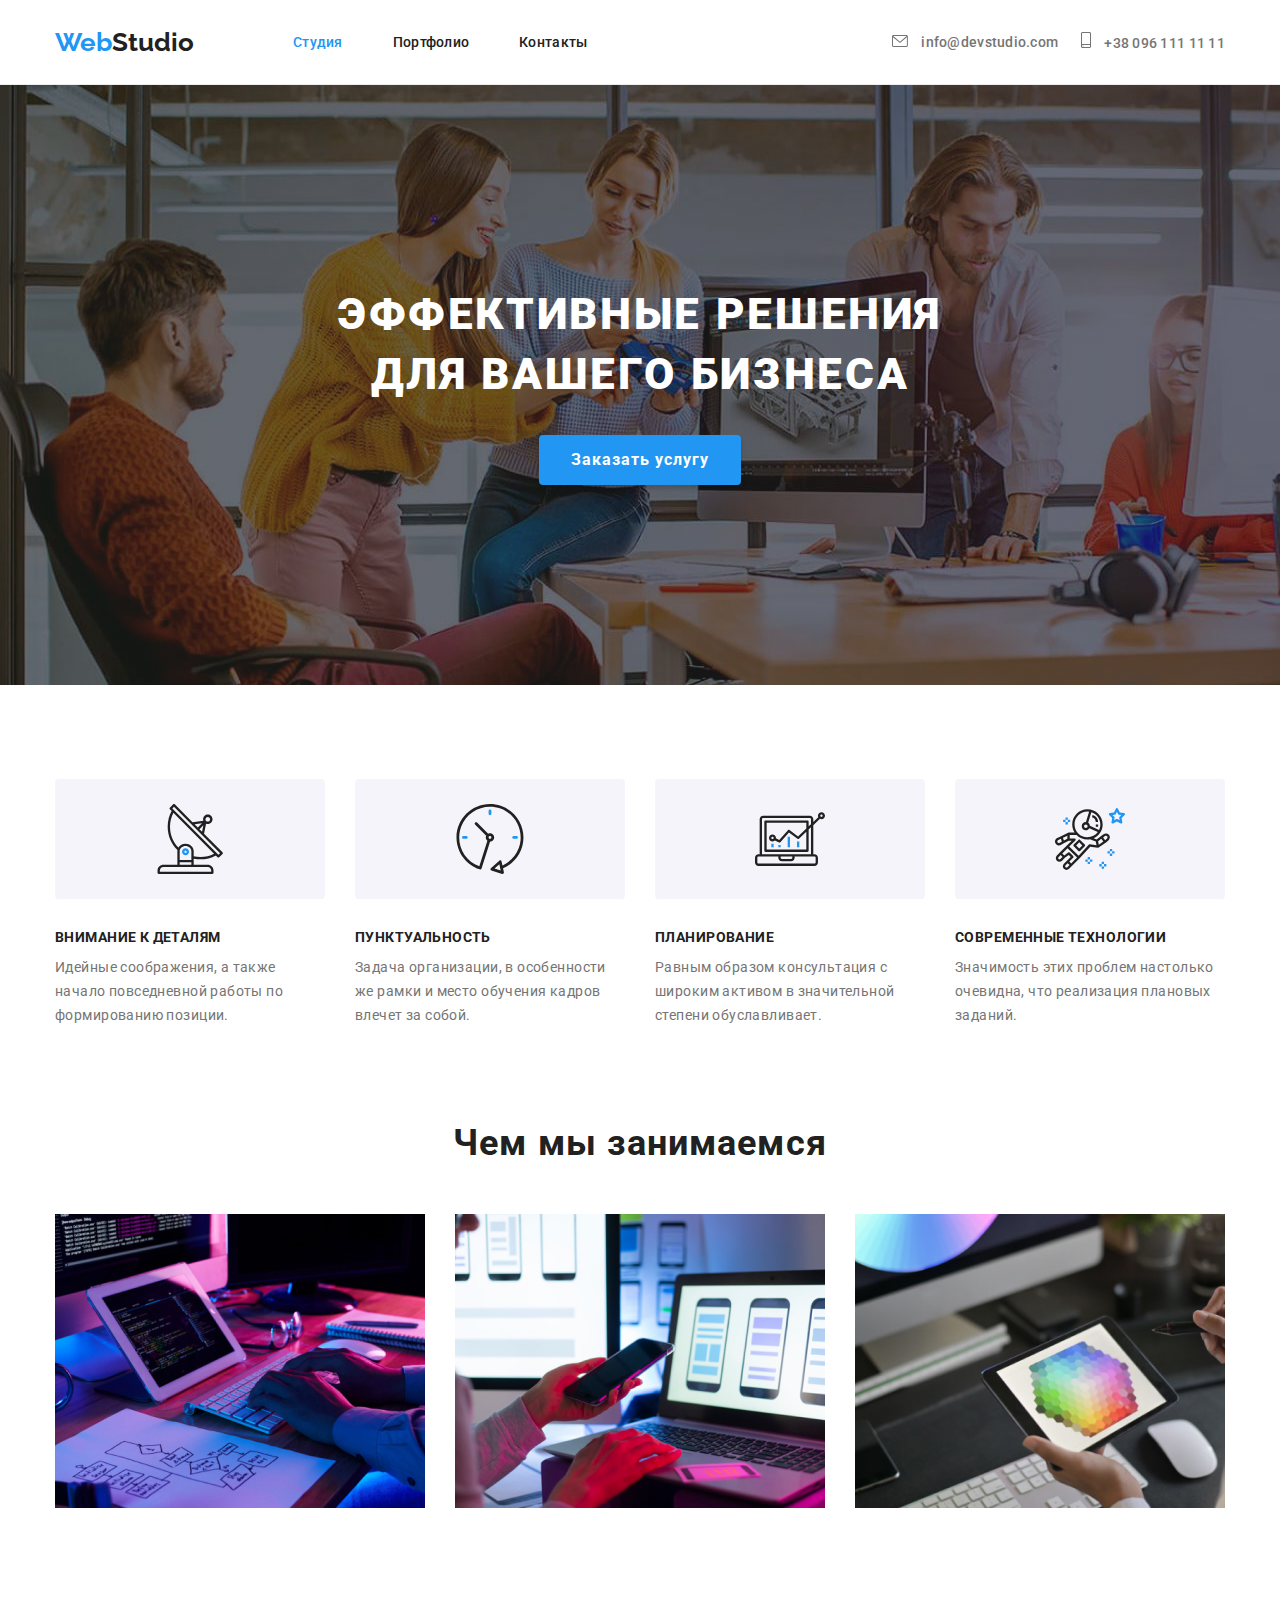
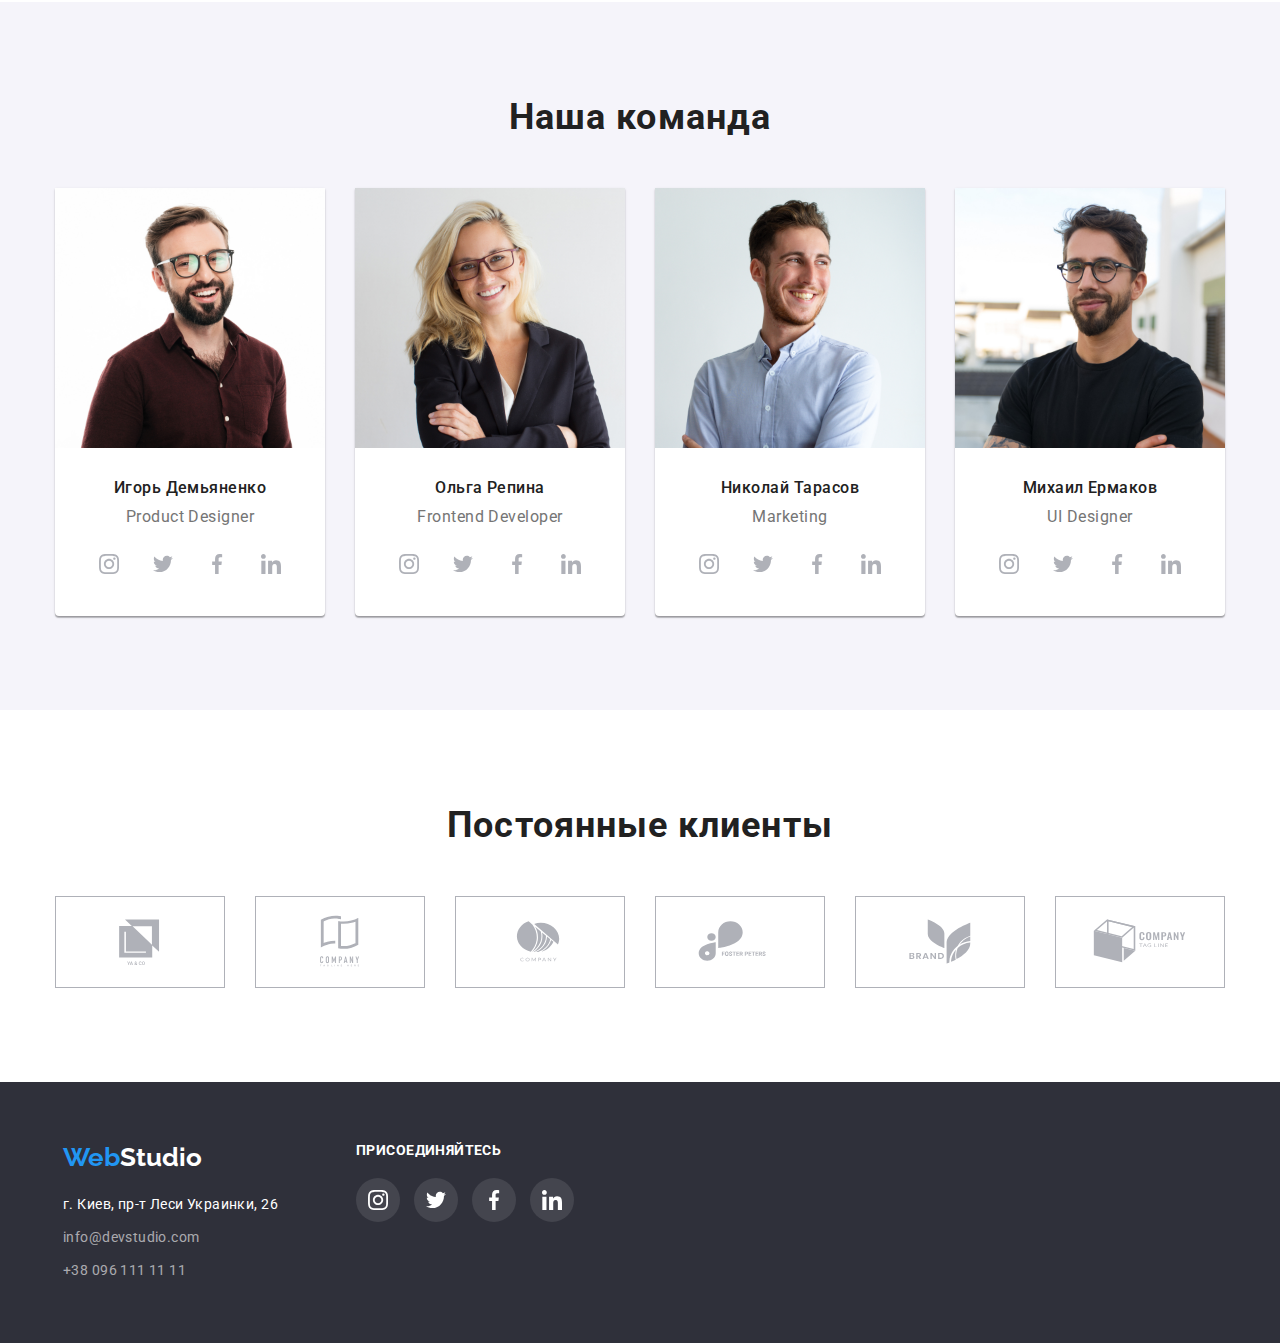
<file: index.html>
<!DOCTYPE html>
 <html lang="en">
 <head>
    <meta charset="UTF-8">
    <meta http-equiv="X-UA-Compatible" content="IE=edge">
    <meta name="viewport" content="width=device-width, initial-scale=1.0">
    <title>Document</title>   
    <link rel="preconnect" href="https://fonts.gstatic.com">
    <link href="https://fonts.googleapis.com/css2?family=Raleway:wght@700&family=Roboto:wght@400;500;700;900&display=swap" rel="stylesheet">
    <link rel="stylesheet" href="https://cdnjs.cloudflare.com/ajax/libs/modern-normalize/1.0.0/modern-normalize.min.css">
    <link rel="stylesheet" href="./css/styles.css">
 </head > 
 
    

 <body>
    <header>                       
        <div class="conteiner">
            <nav class="sait-nav"> 
                 <a href="./index.html" class="logo"><span class="logo-web">Web</span>Studio</a>
                 
             <ul class="sait-link">
                 <li>
                      <a href="./index.html" class="link active">Студия</a>
                 </li>
                 <li>
                     <a href="./portfolio.html" class="link">Портфолио</a>
                 </li>
                 <li>
                     <a href="" class="link">Контакты</a>
                 </li>
              </ul>

             <ul class="sait-contacts">
                 <li >                                      
                       <a href="mail:info@devstudio.com" class="link mail" >
                        <svg class="connect icon-mail">
                        <use href="./images/icon/sprite.svg#icon-mail"></use>
                      </svg>
                       info@devstudio.com</a>
                  </li>
                  <li>
                       <a href="tel:+380961111111" class="link phone" >
                       <svg class="connect icon-phone">
                        <use href="./images/icon/sprite.svg#icon-phone"></use>
                       </svg>
                       +38 096 111 11 11</a>                   
                 </li>
             </ul>                 
          </nav> 
        </div>    
     </header>
     <main>        
         <!-- Герой -->

         <section class="hero">
             <div class="conteiner">                              
             <h1 class="title">Эффективные решения  для вашего бизнеса</h1>
             <button type="button" class="button">Заказать услугу</button>            
             </div>                     
         </section>  
                <!-- Особенности -->
                <section class="feature-group">
                  <div class="conteiner">
                    <ul class="feature-columns">
                      <li class="gpoup-icon">
                        <svg class="group">
                          <use href="./images/icon/sprite.svg#icon-group1" ></use>
                        </svg>
                      </li>
                      <li class="gpoup-icon">
                        <svg class="group">
                          <use href="./images/icon/sprite.svg#icon-group2" ></use>
                        </svg>
                      </li>
                      <li class="gpoup-icon">
                        <svg class="group">
                          <use href="./images/icon/sprite.svg#icon-group3" ></use>
                        </svg>
                      </li>
                      <li class="gpoup-icon">
                        <svg class="group">
                          <use href="./images/icon/sprite.svg#icon-group4" ></use>
                        </svg>
                      </li>
                    </ul>
                  </div>
                </section>
         <section class="feature">
             <div class="conteiner">
             <!-- <h2></h2> -->            
             <ul class="columns">               
                 <li>
                    
                     <h3 class="feature-title">Внимание к деталям</h3>
                     <p class="feature-text">Идейные  соображения, а также начало повседневной работы по формированию позиции.</p>
                 </li>
                 <li>
                    
                     <h3 class="feature-title">Пунктуальность</h3>
                     <p class="feature-text">Задача организации, в особенности же рамки и место обучения кадров влечет за собой.</p>
                 </li>
                 <li>
                    
                     <h3 class="feature-title">Планирование</h3>
                     <p class="feature-text" >Равным образом консультация с широким активом в значительной степени обуславливает.</p>
                 </li>
                 <li>
                    
                     <h3 class="feature-title">Современные технологии</h3>
                     <p class="feature-text">Значимость этих проблем настолько очевидна, что реализация плановых заданий.</p>
                 </li>                
             </ul> 
             </div>                    
         </section>
         <!-- Чем занимаемся -->
         <section class="work">  
             <div class="conteiner">          
             <h2 class="title">Чем мы занимаемся</h2>                       
             <ul class="box-img">
                 <li>
                     <img src="./images/box1.jpg" alt="планирование" width="370">
                 </li>
                 <li>
                     <img src="./images/box2.jpg" alt="современные технологии" width="370">
                 </li>
                 <li>               
                     <img src="./images/box3.jpg" alt="дизайн" width="370">
                 </li>
             </ul> 
             </div>                      
         </section>
         <!-- Команда -->
         <section class="team"> 
             <div class="conteiner">           
             <h2 class="title">Наша команда</h2>                        
             <ul class="list-item">
                 <li class="scorecard">                   
                     <img src="./images/foto1.jpg" alt="участник команды 1" width="270">
                     <div class="team-conteiner">                    
                     <h3 class="team-member">Игорь Демьяненко</h3>
                     <p class="team-text">Product Designer</p>
                     <ul class="icons-list">
                      <li class="icons-card">
                        <a href="#" class="icons-ref">
                          <svg class="social">
                            <use href="./images/icon/sprite.svg#icon-instagram"></use>
                          </svg>
                         </a>
                       </li>
                       <li class="icons-card">
                        <a href="#" class="icons-ref">
                          <svg class="social">
                            <use href="./images/icon/sprite.svg#icon-twitter"></use>
                          </svg>    
                         </a>
                       </li>
                       <li class="icons-card">
                        <a href="#" class="icons-ref">
                          <svg class="social">
                            <use href="./images/icon/sprite.svg#icon-facebook"></use>
                          </svg>    
                         </a>
                       </li>
                       <li class="icons-card">
                        <a href="#" class="icons-ref">
                          <svg class="social">
                            <use href="./images/icon/sprite.svg#icon-linkedin"></use>
                          </svg>
                         </a>
                       </li>
                     </ul> 
                    </div>      
                </li>
                 <li class="scorecard">
                     <img src="./images/foto2.jpg" alt="участник команды 2" width="270">
                     <div class="team-conteiner"> 
                     <h3 class="team-member">Ольга Репина</h3> 
                     <p class="team-text"> Frontend Developer</p>
                     <ul class="icons-list">
                      <li class="icons-card">
                        <a href="#" class="icons-ref">
                         <svg class="social">
                           <use href="./images/icon/sprite.svg#icon-instagram"></use>
                         </svg>
                        </a>
                      </li>
                      <li class="icons-card">
                        <a href="#" class="icons-ref">
                         <svg class="social">
                           <use href="./images/icon/sprite.svg#icon-twitter"></use>
                         </svg>    
                        </a>
                      </li>
                      <li class="icons-card">
                        <a href="#" class="icons-ref">
                         <svg class="social">
                           <use href="./images/icon/sprite.svg#icon-facebook"></use>
                         </svg>    
                        </a>
                      </li>
                      <li class="icons-card">
                        <a href="#" class="icons-ref">
                         <svg class="social">
                           <use href="./images/icon/sprite.svg#icon-linkedin"></use>
                         </svg>
                        </a>
                      </li>
                    </ul> 
                  </div>                  
                 </li>
                 <li class="scorecard">
                     <img src="./images/foto3.jpg" alt="участник команды 3" width="270">
                     <div class="team-conteiner"> 
                     <h3 class="team-member">Николай Тарасов</h3>
                     <p class="team-text">Marketing</p>
                     <ul class="icons-list">
                      <li class="icons-card">
                        <a href="#" class="icons-ref">
                         <svg class="social">
                           <use href="./images/icon/sprite.svg#icon-instagram"></use>
                         </svg>
                        </a>
                      </li>
                      <li class="icons-card">
                        <a href="#" class="icons-ref">
                         <svg class="social">
                           <use href="./images/icon/sprite.svg#icon-twitter"></use>
                         </svg>    
                        </a>
                      </li>
                      <li class="icons-card">
                        <a href="#" class="icons-ref">
                         <svg class="social">
                           <use href="./images/icon/sprite.svg#icon-facebook"></use>
                         </svg>    
                        </a>
                      </li>
                      <li class="icons-card">
                        <a href="#" class="icons-ref">
                         <svg class="social">
                           <use href="./images/icon/sprite.svg#icon-linkedin"></use>
                         </svg>
                        </a>
                      </li>
                    </ul>
                  </div>   
                 </li>
                 <li class="scorecard"> 
                     <img src="./images/foto4.jpg" alt="участник команды 4" width="270">
                     <div class="team-conteiner"> 
                     <h3 class="team-member">Михаил Ермаков</h3>
                     <p class="team-text">UI Designer</p>
                     <ul class="icons-list">
                      <li class="icons-card">
                        <a href="#" class="icons-ref">
                         <svg class="social">
                           <use href="./images/icon/sprite.svg#icon-instagram"></use>
                         </svg>
                        </a>
                      </li>
                      <li class="icons-card">
                        <a href="#" class="icons-ref">
                         <svg class="social">
                           <use href="./images/icon/sprite.svg#icon-twitter"></use>
                         </svg>    
                        </a>
                      </li>
                      <li class="icons-card">
                        <a href="#" class="icons-ref">
                         <svg class="social">
                           <use href="./images/icon/sprite.svg#icon-facebook"></use>
                         </svg>    
                        </a>
                      </li>
                      <li class="icons-card">
                        <a href="#" class="icons-ref">
                         <svg class="social">
                           <use href="./images/icon/sprite.svg#icon-linkedin"></use>
                         </svg>
                        </a>
                      </li>
                    </ul>
                  </div> 
                 </li>
             </ul> 
             </div>                          
         </section>   

         <section class="client">
                <div class="conteiner"> 
                <div class="conteiner-company">
                  
                 <h2 class="title">Постоянные клиенты</h2>
                 <ul class="client-list">
                   <li class="company-list">
                    <a href="#" class="client-company">
                       <svg class="company">
                         <use href="./images/icon/sprite.svg#icon-company1"></use>
                       </svg>
                    </a>
                   </li>
                   <li class="company-list">
                    <a href="#" class="client-company">
                       <svg class="company">
                         <use href="./images/icon/sprite.svg#icon-company2"></use>
                       </svg>
                    </a>
                   </li>
                   <li class="company-list">
                    <a href="#" class="client-company">
                       <svg class="company">
                         <use href="./images/icon/sprite.svg#icon-company3"></use>
                       </svg>
                    </a>
                   </li>
                   <li class="company-list">
                    <a href="#" class="client-company">
                       <svg class="company">
                         <use href="./images/icon/sprite.svg#icon-company4"></use>
                       </svg>
                    </a>
                   </li>
                   <li class="company-list">
                    <a href="#" class="client-company">
                       <svg class="company">
                         <use href="./images/icon/sprite.svg#icon-company5"></use>
                       </svg>
                    </a>
                   </li> 
                   <li class="company-list">
                    <a href="#" class="client-company">
                       <svg class="company">
                         <use href="./images/icon/sprite.svg#icon-company6"></use>
                       </svg>
                    </a>
                   </li>                
                 </ul>
                 
                </div>
           
               </div>
              </section>
     </main>
     <!-- Контакты --> 
     <footer class="footer"> 
      <div class="conteiner">
        <div class="footer-nav">
        <ul >
       <a href="./index.html" class="logo"><span class="logo-web">Web</span>Studio</a>                             
         <address class="address"> 
             <a href="" class="link contacts"> г. Киев, пр-т Леси Украинки, 26</a>
         </address> 
       <ul class="footer-contacts">
          <li>
            <a href="mail:info@devstudio.com" class="link mail">info@devstudio.com</a>
         </li>
         <li>
            <a href="tel:+380961111111" class="link phone">+38 096 111 11 11</a>
         </li>
       </ul>
      </ul>
    </div>

       <div class="footer-join">
         <section class="join">
      
           <h3 class="title-join">присоединяйтесь</h3>
           <ul class="footer-social" >
             <li class="list-social">            
             <a href="#" class="social-svg">
              <svg class="social">
                <use href="./images/icon/sprite.svg#icon-instagram"></use>
              </svg>
             </a>          
             </li>
             <li class="list-social">
             <a href="#" class="social-svg">
              <svg class="social">
                <use href="./images/icon/sprite.svg#icon-twitter"></use>
              </svg>  
             </a>
             </li>
             <li class="list-social">
             <a href="#" class="social-svg">
              <svg class="social">
                <use href="./images/icon/sprite.svg#icon-facebook"></use>
              </svg>  
             </a>
             </li>
             <li class="list-social">
             <a href="#" class="social-svg">
              <svg class="social">
                <use href="./images/icon/sprite.svg#icon-linkedin"></use>
              </svg>
             </a>
             </li>
           </ul>
         </section>
      
       </div>
      </div>                
   </footer>
 </body> 
 </html>
</file>
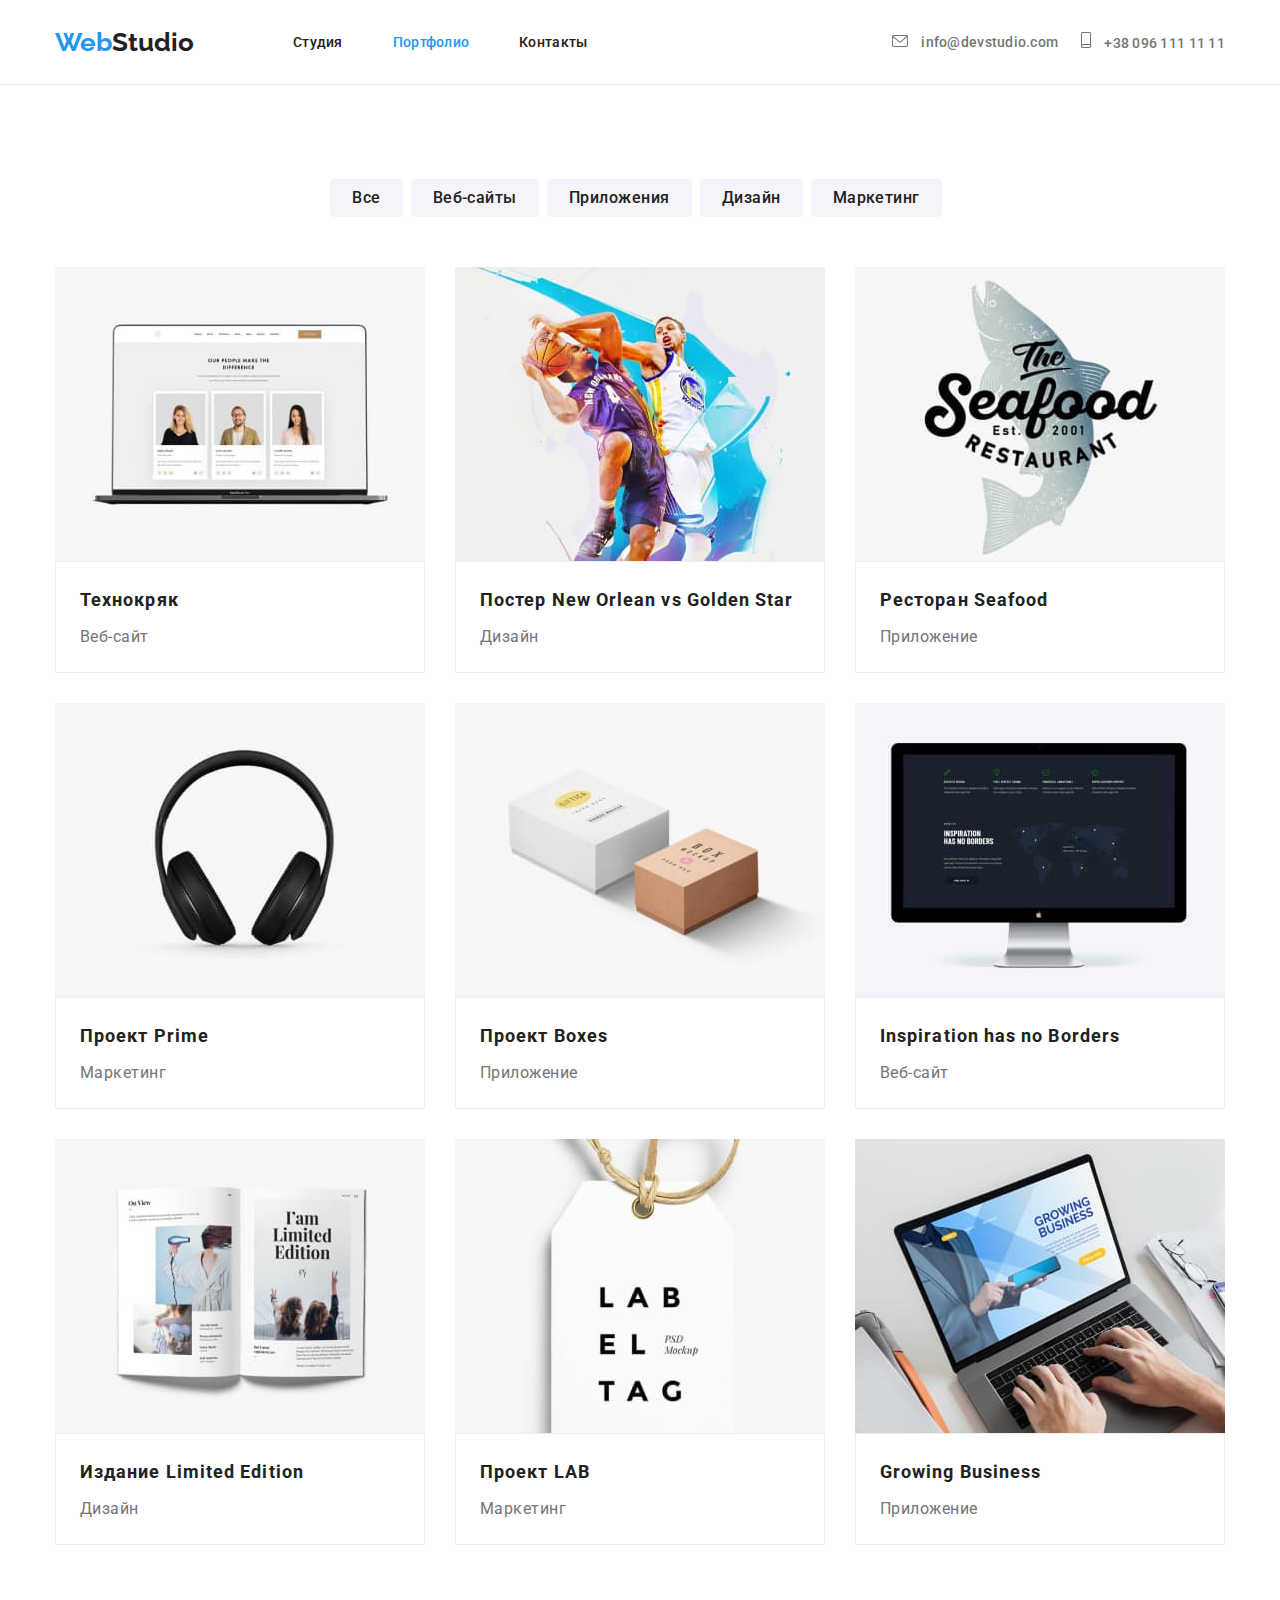
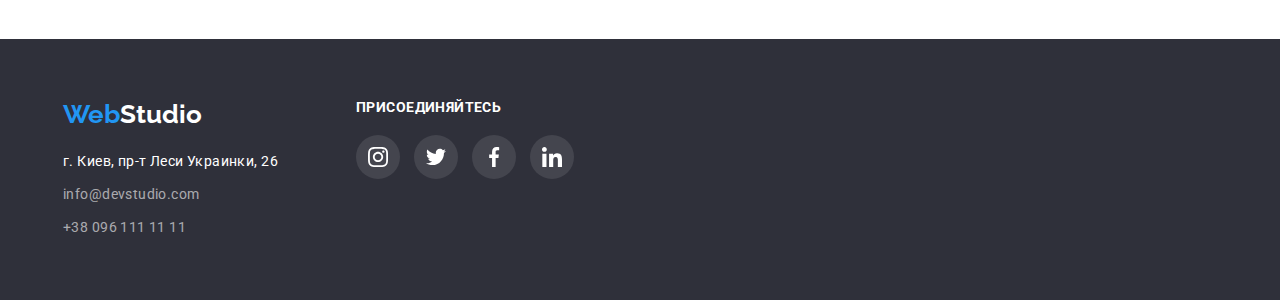
<file: portfolio.html>
<!DOCTYPE html>
 <html lang="en">
 <head>
    <meta charset="UTF-8">
    <meta http-equiv="X-UA-Compatible" content="IE=edge">
    <meta name="viewport" content="width=device-width, initial-scale=1.0">
    <title>Document</title>   
    <link rel="preconnect" href="https://fonts.gstatic.com">
    <link href="https://fonts.googleapis.com/css2?family=Raleway:wght@700&family=Roboto:wght@400;500;700;900&display=swap" rel="stylesheet">
    <link rel="stylesheet" href="https://cdnjs.cloudflare.com/ajax/libs/modern-normalize/1.0.0/modern-normalize.min.css">
    <link rel="stylesheet" href="./css/styles.css">
 </head>
 <body>
 <header>
    
    <div class="conteiner">
          <nav class="sait-nav"> 
             <a href="./index.html" class="logo"><span class="logo-web">Web</span>Studio</a>
         
          <ul class="sait-link">
            <li>
                <a href="./index.html" class="link">Студия</a>
             </li>
             <li>
                <a href="./portfolio.html" class="link active">Портфолио</a>
             </li>
             <li>
                <a href="" class="link">Контакты</a>
             </li>
          </ul>     
          <ul class="sait-contacts">
            <li >                                      
                  <a href="mail:info@devstudio.com" class="link mail" >
                   <svg class="connect icon-mail">
                   <use href="./images/icon/sprite.svg#icon-mail"></use>
                 </svg>
                  info@devstudio.com</a>
                 
             </li>
             <li>
               
                <a href="tel:+380961111111" class="link phone" >
                 <svg class="connect icon-phone">
                   <use href="./images/icon/sprite.svg#icon-phone"></use>
                 </svg>
                  +38 096 111 11 11</a>
               
            </li>
        </ul>                 
    
       </nav>  
    </div>
     
 </header>
 <main>
     <!-- Выбор проектов -->
     <section class="portfolio">
         <div class="conteiner">
         <!-- <h2></h2> -->
          <ul class="filter">
             <li>
                <button type="button" class="btn ">Все</button>
             </li>
             <li>
                <button type="button" class="btn web">Веб-сайты</button>
             </li>
             <li>
                <button type="button" class="btn app ">Приложения</button>
             </li>
             <li>
                <button type="button"class="btn design" >Дизайн</button>
             </li>
             <li>
                <button type="button" class="btn market">Маркетинг</button>
             </li>
          </ul> 
         </div>  
         <!-- <h2></h2> -->
         <div class="conteiner">
         <ul class="project">
             <li class="projekt-choice">
                <div class="activ"> 
                <article class="card">
                   <div class="card-thumb">
                      <img src="./images/project1.jpg" alt="проект 1" width="370">
                   </div>
                </article>
                <div class="card-content">                                   
                     <h3 class="portfolio-item">Технокряк</h3>
                     <p class="portfolio-text">Веб-сайт</p>                                   
                </div> 
                </div>
                </li>
               <li class="projekt-choice">
                  <div class="activ"> 
                  <article class="card">
                     <div class="card-thumb">
                        <img src="./images/project2.jpg" alt="проект2" width="370">
                     </div>
                  </article>
                 <div class="card-content">                                   
                   <h3 class="portfolio-item">Постер New Orlean vs Golden Star</h3>
                   <p class="portfolio-text">Дизайн</p>                                 
                 </div> 
               </div>
                </li>
                 <li class="projekt-choice">
                  <div class="activ"> 
                  <article class="card">
                     <div class="card-thumb">
                        <img src="./images/project3.jpg" alt="проект3" width="370">
                     </div>
                  </article>
                 <div class="card-content">                                   
                   <h3 class="portfolio-item">Ресторан Seafood</h3>
                   <p class="portfolio-text">Приложение</p>                             
                 </div> 
                </div>
               </li>
                 <li class="projekt-choice">
                  <div class="activ">
                  <article class="card">
                     <div class="card-thumb">
                        <img src="./images/project4.jpg" alt="проект4" width="370">
                     </div>
                  </article>
                 <div class="card-content">                                   
                  <h3 class="portfolio-item" >Проект Prime</h3>
                  <p class="portfolio-text">Маркетинг</p>                     
                 </div> 
                </div>
               </li>
                 <li class="projekt-choice">
                  <div class="activ"> 
                  <article class="card">
                     <div class="card-thumb">
                        <img src="./images/project5.jpg" alt="проект5" width="370">
                     </div>
                  </article>
                 <div class="card-content">                                   
                  <h3 class="portfolio-item">Проект Boxes</h3>
                  <p class="portfolio-text">Приложение</p>               
                 </div> 
                </div>
               </li>
                 <li class="projekt-choice">
                  <div class="activ"> 
                  <article class="card">
                     <div class="card-thumb">
                        <img src="./images/project6.jpg" alt="проект6" width="370">
                     </div>
                  </article>
                 <div class="card-content">                                   
                  <h3 class="portfolio-item">Inspiration has no Borders</h3>
                 <p class="portfolio-text">Веб-сайт</p>         
                 </div> 
                </div>
               </li>
                 <li class="projekt-choice">
                  <div class="activ"> 
                  <article class="card">
                     <div class="card-thumb">
                        <img src="./images/project7.jpg" alt="проект7" width="370">
                     </div>
                  </article>
                 <div class="card-content">                                   
                   <h3 class="portfolio-item">Издание Limited Edition</h3>
                   <p class="portfolio-text">Дизайн</p>    
                 </div> 
                </div>
               </li>
                 <li class="projekt-choice">
                  <div class="activ"> 
                  <article class="card">
                     <div class="card-thumb">
                        <img src="./images/project8.jpg" alt="проект8" width="370">
                     </div>
                  </article>
                 <div class="card-content">                                   
                   <h3 class="portfolio-item">Проект LAB</h3>
                   <p class="portfolio-text">Маркетинг</p>
                 </div> 
                 </div>
               </li>
                 <li class="projekt-choice">
                  <div class="activ"> 
                  <article class="card">
                     <div class="card-thumb">
                        <img src="./images/project9.jpg" alt="проект9" width="370">
                     </div>
                  </article>
                 <div class="card-content">                                   
                  <h3 class="portfolio-item">Growing Business</h3>
                  <p class="portfolio-text" >Приложение</p>
                </div>  
               </div>
            </li>                  
         </ul>
        </div>
      
     </section>
 </main>
 <!-- Контакты -->
 <footer class="footer"> 
   <div class="conteiner">
     <div class="footer-nav">
     <ul >
    <a href="./index.html" class="logo"><span class="logo-web">Web</span>Studio</a>                             
      <address class="address"> 
          <a href="" class="link contacts"> г. Киев, пр-т Леси Украинки, 26</a>
      </address> 
    <ul class="footer-contacts">
       <li>
         <a href="mail:info@devstudio.com" class="link mail">info@devstudio.com</a>
      </li>
      <li>
         <a href="tel:+380961111111" class="link phone">+38 096 111 11 11</a>
      </li>
    </ul>
   </ul>
 </div>
   <div class="footer-join">
   <ul class="join">
     <h3 class="title-join">присоединяйтесь</h3>
     <ul class="footer-social" >
       <li class="list-social">
         
         <a href="#" class="social-svg">
           <svg class="social">
             <use href="./images/icon/sprite.svg#icon-instagram"></use>
           </svg>
         </a>
       
       </li>
       <li class="list-social">
         <a href="#" class="social-svg">
           <svg class="social">
             <use href="./images/icon/sprite.svg#icon-twitter"></use>
           </svg>  
         </a>
       </li>
       <li class="list-social">
         <a href="#" class="social-svg">
           <svg class="social">
             <use href="./images/icon/sprite.svg#icon-facebook"></use>
           </svg>  
         </a>
       </li>
       <li class="list-social">
         <a href="#" class="social-svg">
           <svg class="social">
             <use href="./images/icon/sprite.svg#icon-linkedin"></use>
           </svg>
         </a>
       </li>
     </ul>
   </ul>
 </div>
   </div>                
</footer>
 </body>
 </html>
</file>
<file: css/styles.css>
:root{
  --main-color-headers: #212121;
  --main-text-color:  #757575;
  --white-color: #FFFFFF;
  --team-filter-btn-bg: #F5F4FA; 
  --color-button-logo: #2196F3;
  --hero-footer-background: #2f303a; 
  --footer-phone-mail: rgba(255, 255, 255, 0.6);
  --color-studio: #0000;
  --card-content-border:  #EEEEEE;
  --company-social-color: #AFB1B8;
      }       
  
 .html {
      box-sizing: border-box;
 }
 *,*::before,*::after{
      box-sizing: inherit;
 }
 *{
      margin: 0;
      padding: 0;
      list-style: none;      
 }

 /* свойства контейнера */
 .conteiner{  
      box-sizing: border-box;      
      width: 1200px;
      margin: 0 auto;
      padding: 0 15px;
       /* outline: 2px solid tomato ;    */
 }

 /* свойства body */
 body { 
      
      font-family: Roboto;
      font-style: normal;
      background-color: var(--white-color);
      color: var(--main-text-color);
 } 

 /* свойства для все ссылок */
 .link{
      color:inherit;
      text-decoration: none;            
      font-family: Roboto;
      font-style: normal;
      font-weight: 500;
      font-size: 14px;
      line-height: 1.143;
      letter-spacing: 0.02em;
      color: var(--main-color-headers);
 }

 /* свойства картинок */
 img{
      display: block;
      max-width: 100%;
      height: auto;
 }
 
 /* навигация */
   .sait-nav {  
      display: flex;
       align-items: center; 
                           
 } 
  
 header{
     border-bottom: 1px solid #ECECEC;
 }
  
  .sait-link{
       display: flex; 
       justify-content: space-between; 
      width: 294px;
      padding-top: 32px;
      padding-bottom: 32px;
      margin-left: 93px;
 }
 .sait-link li:not(:last-child){
      margin-right: 50px;
 }
 .active {
     color: var(--color-button-logo);
}

 .sait-contacts{
      display: flex;
      justify-content: space-between;
      align-items: center;     
       width: 333px;   
       margin-left: 305px; 
      padding-top: 32px;
      padding-bottom: 32px;
 }
  .sait-contacts li:not(:last-child){
      margin-right: 22px; } 
 
 .sait-contacts .mail{
      font-family: Roboto;
      font-style: normal;
      font-weight: 500;
      font-size: 14px;
      line-height: 1.142;
      letter-spacing: 0.02em; 
      color: var(--main-text-color);  
      width: 135px;         
 }

 .sait-contacts .phone{
      font-family: Roboto;
      font-style: normal;
      font-weight: 500;
      font-size: 14px;
      line-height: 1.142;
      letter-spacing: 0.02em; 
      color: var(--main-text-color);  
      width: 122px;    
 }
 .icon-mail{
     fill: currentColor;
     width: 16px;
     height: 12px;
     margin-right: 10px;    
 }     
 .icon-phone {
      width: 10px;
      height: 16px; 
      fill: currentColor;
      margin-right: 10px;
 }
 .connect:hover,
 .connect:focus{
    Fill: var(--color-button-logo) ;      
 }
  
 .link:hover, 
 .link:focus{
     color: var(--color-button-logo);
 } 
  
 /* Logo */ 
 .logo{
      font-family: Raleway;
      font-weight: bold;
      font-size: 26px;
      line-height: 1.192;
      color: var(--main-color-headers);
      text-decoration: none;
      color: var(color-studio); 
      width: 145px;     
 }

 .logo-web{
      color: var(--color-button-logo);
 } 

 /* Hero section class="hero"*/
      
  .hero{
       
      background-size: cover;     
      padding-bottom: 200px;
      padding-top: 200px;  
      max-width: 1600px;
      max-height: 600px;
      margin-left: auto;
      margin-right: auto;
      background-image:linear-gradient(to right, rgba(48, 58, 47, 0.4), rgba(47, 48, 58, 0.4)), url(../images/hero.jpg);
                 
      background-color: var(--hero-footer-background); 
     
 }
         
 .hero .title{  
      font-weight: 900;
      font-size: 44px;
      line-height: 1.363;
      width: 696px;      
      text-align: center;
      letter-spacing: 0.06em;
      text-transform: uppercase;
      color: var(--white-color);
      margin: 0 auto; 
      padding-bottom: 30px;                     
 }
 /* кнопка Заказать услугу */

 .button {      
      margin: 0 auto;
      font-family: Roboto;
      font-style: normal;
      font-weight: bold;
      font-size: 16px;
      line-height: 1.875;
      padding: 10px 32px; 
      display: flex;
      align-items: center;
      text-align: center;
      letter-spacing: 0.06em;
      background: var(--color-button-logo); 
      color: var(--white-color);
      box-shadow: 0px 4px 4px rgba(0, 0, 0, 0.15);
      border-radius: 4px;
      border: none;
 }  
 
 /* особенности  section class="feature"*/
  
 .feature-group{
      padding-top: 94px;
 }
 .feature-columns{
     display: flex; 
     justify-content: space-between; 
 }
 
.group{
     width: 70px;
     height: 70px;
}

.gpoup-icon{
     display: inline-flex; 
     justify-content: center;
     align-items: center; 
     width: 270px;
     height: 120px;
     background: #F5F4FA;
      border-radius: 4px;
}
 .feature .content{
     display: flex; 
     justify-content: space-between;
 }

 .columns li:not(:last-child){
      margin-right: 30px;
 }

  .feature ul{
      display: flex;      
 }

 /* Особенности*/ 
 .feature-title{
      font-weight: bold;
      font-size: 14px;
      line-height: 1.172;
      letter-spacing: 0.03em;
      text-transform: uppercase;
      color: var(--main-color-headers);
      margin-bottom: 10px;
      margin-top: 30px;
      
 }

 .feature-text{
      width: 270px;
      font-weight: normal;
      font-size: 14px;
      line-height: 1.714; 
      letter-spacing: 0.03em; 
      
 }

      /* Чем занимаемся */

  .box-img{
     display: flex;
     justify-content: space-between;
 } 

 .work{
       background: var(--feature-portfolio-work-bg); 
       padding-bottom: 94px; 
       padding-top: 94px; 
 }

  /* Команда */
 
 .team{
     
      background: var(--team-filter-btn-bg);
      padding-top: 94px;
       padding-bottom: 94px; 
 }

 .list-item {
      display: flex;
      justify-content: space-between;
 }

 .title{
      font-weight: bold;
      font-size: 36px;
      line-height: 1.167;
      text-align: center;
      letter-spacing: 0.03em;
      color: var(--main-color-headers);
      margin-bottom: 50px;
 } 
 .team-conteiner{
      padding: 30px 32px;
 }
 .icons-card:not(:last-child){
     margin-right: 10px;
}

  .team .scorecard{
     background: var(--white-color);             
     box-shadow: 0px 1px 3px rgba(0, 0, 0, 0.12), 0px 1px 1px rgba(0, 0, 0, 0.14), 0px 2px 1px rgba(0, 0, 0, 0.2);
     border-radius: 0px 0px 4px 4px;     
 }
 .team-member{
      font-weight: 500;
      font-size: 16px;
      line-height: 1.188;       
      letter-spacing: 0.03em;    
      color: var(--main-color-headers);
      text-align: center;     
 }

 .team-text{
      font-weight: normal;
      font-size: 16px;
      line-height: 1.187;
      letter-spacing: 0.03em;
      text-align: center;     
      margin-top: 10px;    
 }
 .icons-list{
      
       margin-top: 16px;       
      display: flex;
      justify-content: center;   
 }
   .icons-card{      
     display: flex;
     justify-content: center;
     align-items: center;     
}   
 .icons-ref{
      display: inline-flex;
     justify-content: center;
     align-items: center;      
     fill: var(--company-social-color);   
     width: 44px;
     height: 44px;   
     border-radius: 50%;
 }
 .icons-ref:hover,
 .icons-ref:focus{
     fill: var(--white-color);
      background-color:var(--color-button-logo) ;  
 }
  

 /* Постоянные клиенты */
  .client{
       
      padding-top: 94px;
      padding-bottom: 94px; } 
  
 .company{
     width: 106px;
     height: 60px;
     align-items: center;
     margin: 16px 32px;
     border: none;    
}
   .client-list  {
      display: flex;
      justify-content: space-between;
      align-items: center;
 }
 .client-company:hover,
 .client-company:focus{
     fill: var(--color-button-logo);
     border: 1px solid var(--color-button-logo);
 }
 .client-company{
       display: flex;
      justify-content: center;
      align-items: center; 
      fill: var(--company-social-color);
      width: 170px;
      height: 92px;
      border: 1px solid #AFB1B8;
 }
 
   .company-list:not(:last-child){
      margin-right: 30px; 
 }
        
      /* Контакты footer class="footer"*/
       
 .footer .conteiner{ 
      display: flex;  
      padding-top: 60px;
      padding-bottom: 60px;        
 }
 .footer{
     background: var(--hero-footer-background); 
 }
  .footer-nav{
      display: flex;
     justify-content: center;
      width: 231px; 
      margin-right: 70px;
 } 
   .footer-join{
     display: flex;
    justify-content: center;   
 } 
 .title-join{
      text-transform: uppercase;
      color: var(--white-color);
      font-weight: bold;
      font-size: 14px;
      line-height: 1.142;             
      letter-spacing: 0.03em;
      margin-bottom: 20px;
 } 
 .social{     
     width: 20px;
     height: 20px; 
}
 .footer-social .list-social{
    display: inline-flex;
    justify-content: center;
    align-items: center;
 }

.social-svg:hover,
.social-svg:focus{
     fill: var(--white-color);
     background-color:var(--color-button-logo) ;  
} 
.list-social:not(:last-child){
     margin-right: 10px;
}

.social-svg{
      display: inline-flex;
     justify-content: center;
     align-items: center; 
     background-color: rgba(255, 255, 255, 0.1);
     fill: var(--white-color);   
     width: 44px;
     height: 44px;   
    border-radius: 50%; 
}  
 .footer .logo{
   color: var(--white-color);      
 }  
 .footer .mail{
     font-weight: normal;
      font-size: 14px;
      line-height: 1.714;
      letter-spacing: 0.03em;
      color:  var(--footer-phone-mail);     
 }
 .footer .phone{
      font-weight: normal;
      font-size: 14px;
      line-height: 1.714;
      letter-spacing: 0.03em;
      color:  var(--footer-phone-mail);       
 }  
 .address{
      margin-top: 20px;
 }
 .contacts {  
      font-weight: normal;
      font-size: 14px;
      line-height: 1.714;     
      letter-spacing: 0.03em; 
      color: var(--white-color);       
 }
 .footer-contacts li{
 margin-top: 9px;
 }
 .footer .link:hover,
 .footer .link:focus{
      color: var(--color-button-logo);
 }

  /* Выбор проектов */
  
  .btn{
      font-family: Roboto;
      font-style: normal;
      font-weight: 500;
      font-size: 16px;
      line-height: 1.625;
      text-align: center;
      letter-spacing: 0.03em;
      background: var(--team-filter-btn-bg);
      color: var(--main-color-headers); 
      padding: 6px 22px;
      cursor: pointer;  
      margin-right: 8px; 
      border: none;
      border-radius: 4px;   
  }
  .btn:hover, 
  .btn:focus{
     background: var(--color-button-logo);
     color: var(--white-color);
     box-shadow: 0px 3px 1px rgba(0, 0, 0, 0.1), 0px 1px 2px rgba(0, 0, 0, 0.08), 0px 2px 2px rgba(0, 0, 0, 0.12);
 } 
  .filter{
      margin-bottom: 50px; 
  }

  /* Проекты */ 
  .portfolio {
       padding-top: 94px;
       padding-bottom: 94px;
  }
  .portfolio .filter {
       display: flex;
       justify-content: center;                       
  }
  .project {
       padding: 0;
       margin: 0;
      display: flex;
      flex-wrap: wrap;
      margin-top: -30px;
      margin-left: -30px; 
       /* outline: 1px solid rgb(71, 255, 117);  */
 } 

 .projekt-choice{
       flex-basis: calc((100% - 90px) / 3);
      margin-left: 30px;
      margin-top: 30px;
       /* outline: 1px solid blue;  */
 }
.card-content{
      padding: 20px 24px;
      background-color: var(--white-color);
     border: 1px solid var(--card-content-border);  
}
 
 .activ:hover,
 .activ:focus{
     box-shadow: 0px 1px 1px rgba(0, 0, 0, 0.12), 0px 4px 4px rgba(0, 0, 0, 0.06), 1px 4px 6px rgba(0, 0, 0, 0.16);

 }
 .portfolio-item{
      font-weight: bold;
      font-size: 18px;
      line-height: 2.000;
      letter-spacing: 0.06em;
      color: var(--main-color-headers);
 }
 .portfolio-text{
      font-weight: normal;
      font-size: 16px;
      line-height: 1.875;      
      letter-spacing: 0.03em;
      color: var(--main-text-color);
      margin-top: 4px;
 }
</file>
